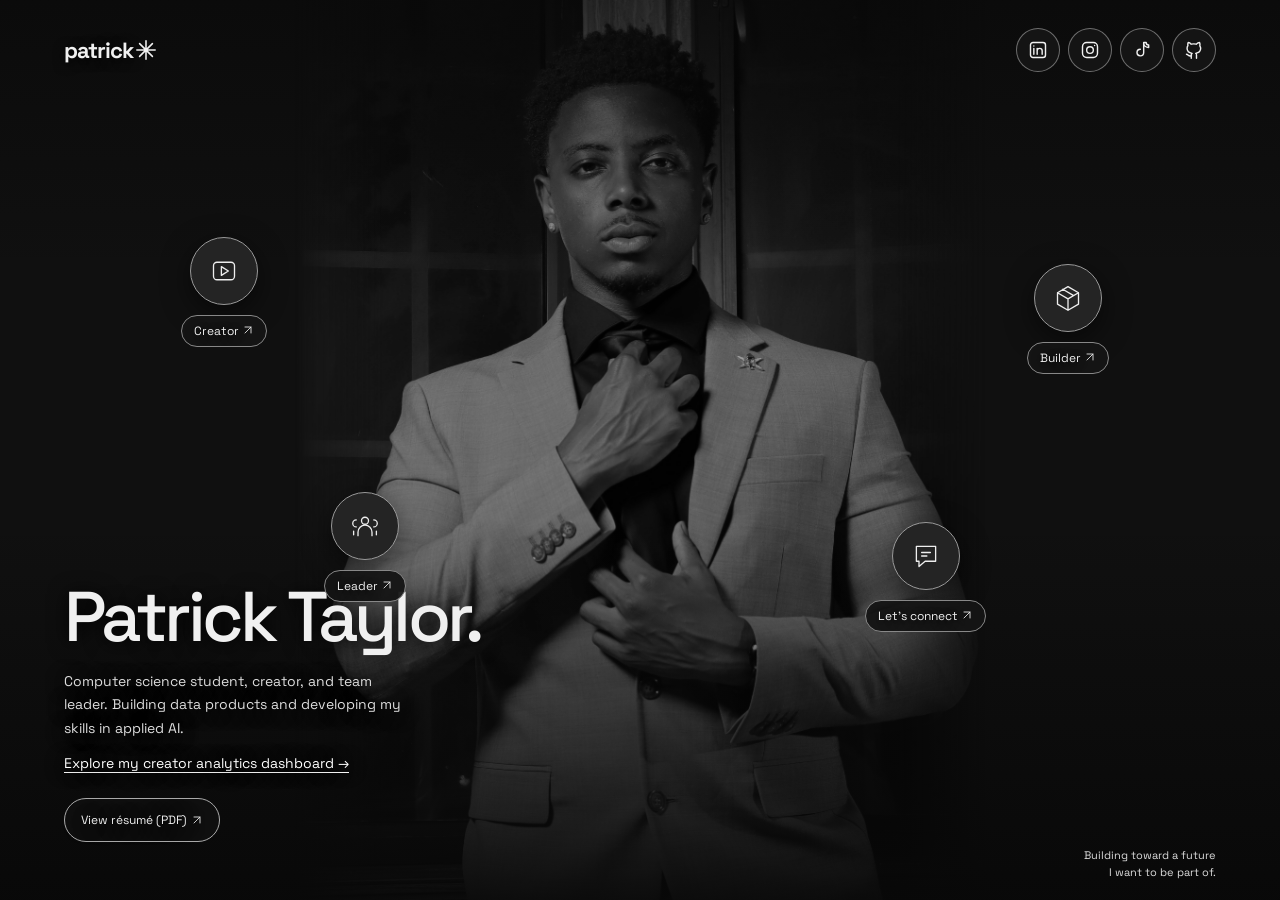
<file: index.html>
<!doctype html>
<html lang="en">
<head>
<meta charset="utf-8">
<meta name="viewport" content="width=device-width,initial-scale=1">
<meta name="theme-color" content="#111313">
<title>Patrick Taylor — Creator, Builder &amp; Leader</title>
<meta name="description" content="Patrick Taylor, Indiana University computer science student graduating in May 2027. Explore data products, applied machine learning, creative work, and leadership.">
<link rel="stylesheet" href="landing.css?v=20260930-restored">
<link rel="stylesheet" href="icons.css?v=1"></head>
<body>
<a class="skip" href="#intro">Skip to introduction</a>
<main>
<section class="hero" aria-labelledby="name">
<div class="portrait"><img src="patrick-portrait.jpeg" alt="Patrick Taylor wearing a gray suit and adjusting his tie" width="2921" height="4381" fetchpriority="high"></div>
<header><a class="brand" href="#intro" aria-label="Patrick Taylor home">patrick<svg class="brand-mark" width="16" height="16" viewBox="0 0 24 24" fill="none" stroke="currentColor" stroke-width="1.7" stroke-linecap="round" stroke-linejoin="round" aria-hidden="true" focusable="false"><path d="M12 2v20M2 12h20M5 5l14 14M5 19 19 5"/></svg></a><nav class="socials" aria-label="Social media"><a href="https://linkedin.com/in/patricktaylor-connect" aria-label="LinkedIn" title="LinkedIn" target="_blank" rel="noopener noreferrer"><svg viewBox="0 0 24 24" aria-hidden="true"><rect x="3" y="3" width="18" height="18" rx="3"/><path d="M7 10v7M7 7v.1M11 17v-7m0 3c0-4 6-4 6 0v4"/></svg></a><a href="https://www.instagram.com/pats_memoir/" aria-label="Instagram" title="Instagram" target="_blank" rel="noopener noreferrer"><svg viewBox="0 0 24 24" aria-hidden="true"><rect x="3" y="3" width="18" height="18" rx="5"/><circle cx="12" cy="12" r="4"/><path d="M17.5 6.5h.01"/></svg></a><a href="https://www.tiktok.com/@patsmemoir" aria-label="TikTok" title="TikTok" target="_blank" rel="noopener noreferrer"><svg viewBox="0 0 24 24" aria-hidden="true"><path d="M14 3v12a4 4 0 1 1-4-4M14 3c0 4 3 6 6 6V6c-2 0-3-1-3-3z"/></svg></a><a href="https://github.com/builtbyPat05" aria-label="GitHub" title="GitHub" target="_blank" rel="noopener noreferrer"><svg viewBox="0 0 24 24" aria-hidden="true"><path d="M9 19c-4 1-4-2-6-2m12 5v-4c0-1-.3-2-1-2 4-.5 6-2 6-6 0-1-.4-2-1-3 .2-1 .2-3-.3-4 0 0-2 0-4 2a15 15 0 0 0-6 0C7 3 5 3 5 3c-.5 1-.5 3-.3 4-1 1-1 2-1 3 0 4 2 5.5 6 6-.7.5-1 1-1 2v4"/></svg></a></nav></header>
<div class="intro" id="intro" tabindex="-1"><div class="eyebrow">Curiosity, with a purpose</div><h1 id="name">Patrick<span>Taylor.</span></h1><p>Computer science student, creator, and team leader. Building data products and developing my skills in applied AI.</p><a class="featured-project" href="builder.html#creator-dashboard">Explore my creator analytics dashboard →</a><a class="resume-link" href="Patrick-Taylor-Resume.pdf" target="_blank" rel="noopener">View résumé (PDF) <svg class="inline-icon" width="16" height="16" viewBox="0 0 24 24" fill="none" stroke="currentColor" stroke-width="1.7" stroke-linecap="round" stroke-linejoin="round" aria-hidden="true" focusable="false"><path d="M6 18 18 6M6 6h12v12"/></svg></a></div>
<nav class="orbit" aria-label="Explore my work by interest"><a class="chip creator" href="creator.html"><i aria-hidden="true"><svg viewBox="0 0 32 32"><rect x="4" y="6" width="24" height="20" rx="4"/><path d="m13 11 8 5-8 5z"/></svg></i><span>Creator <svg class="inline-icon" width="16" height="16" viewBox="0 0 24 24" fill="none" stroke="currentColor" stroke-width="1.7" stroke-linecap="round" stroke-linejoin="round" aria-hidden="true" focusable="false"><path d="M6 18 18 6M6 6h12v12"/></svg></span></a><a class="chip builder" href="builder.html"><i aria-hidden="true"><svg viewBox="0 0 32 32"><path d="m16 3 12 7v13l-12 7-12-7V10zM4 10l12 7 12-7M16 17v13M10 6l12 7"/></svg></i><span>Builder <svg class="inline-icon" width="16" height="16" viewBox="0 0 24 24" fill="none" stroke="currentColor" stroke-width="1.7" stroke-linecap="round" stroke-linejoin="round" aria-hidden="true" focusable="false"><path d="M6 18 18 6M6 6h12v12"/></svg></span></a><a class="chip leader" href="leader.html"><i aria-hidden="true"><svg viewBox="0 0 32 32"><circle cx="16" cy="10" r="4"/><path d="M8 27v-4a8 8 0 0 1 16 0v4M6 9a4 4 0 0 0 0 8M26 9a4 4 0 0 1 0 8M3 26v-4M29 26v-4"/></svg></i><span>Leader <svg class="inline-icon" width="16" height="16" viewBox="0 0 24 24" fill="none" stroke="currentColor" stroke-width="1.7" stroke-linecap="round" stroke-linejoin="round" aria-hidden="true" focusable="false"><path d="M6 18 18 6M6 6h12v12"/></svg></span></a><a class="chip connect" href="connect.html"><i aria-hidden="true"><svg viewBox="0 0 32 32"><path d="M5 5h22v17H15l-7 6v-6H5zM11 12h10M11 16h6"/></svg></i><span>Let’s connect <svg class="inline-icon" width="16" height="16" viewBox="0 0 24 24" fill="none" stroke="currentColor" stroke-width="1.7" stroke-linecap="round" stroke-linejoin="round" aria-hidden="true" focusable="false"><path d="M6 18 18 6M6 6h12v12"/></svg></span></a></nav>
<div class="bottom"><div class="caption">A human behind the ideas.<br><span>AI · Creativity · Leadership</span></div><div class="note">Building toward a future<br>I want to be part of.</div></div>
</section>
</main>

</body>
</html>
</file>
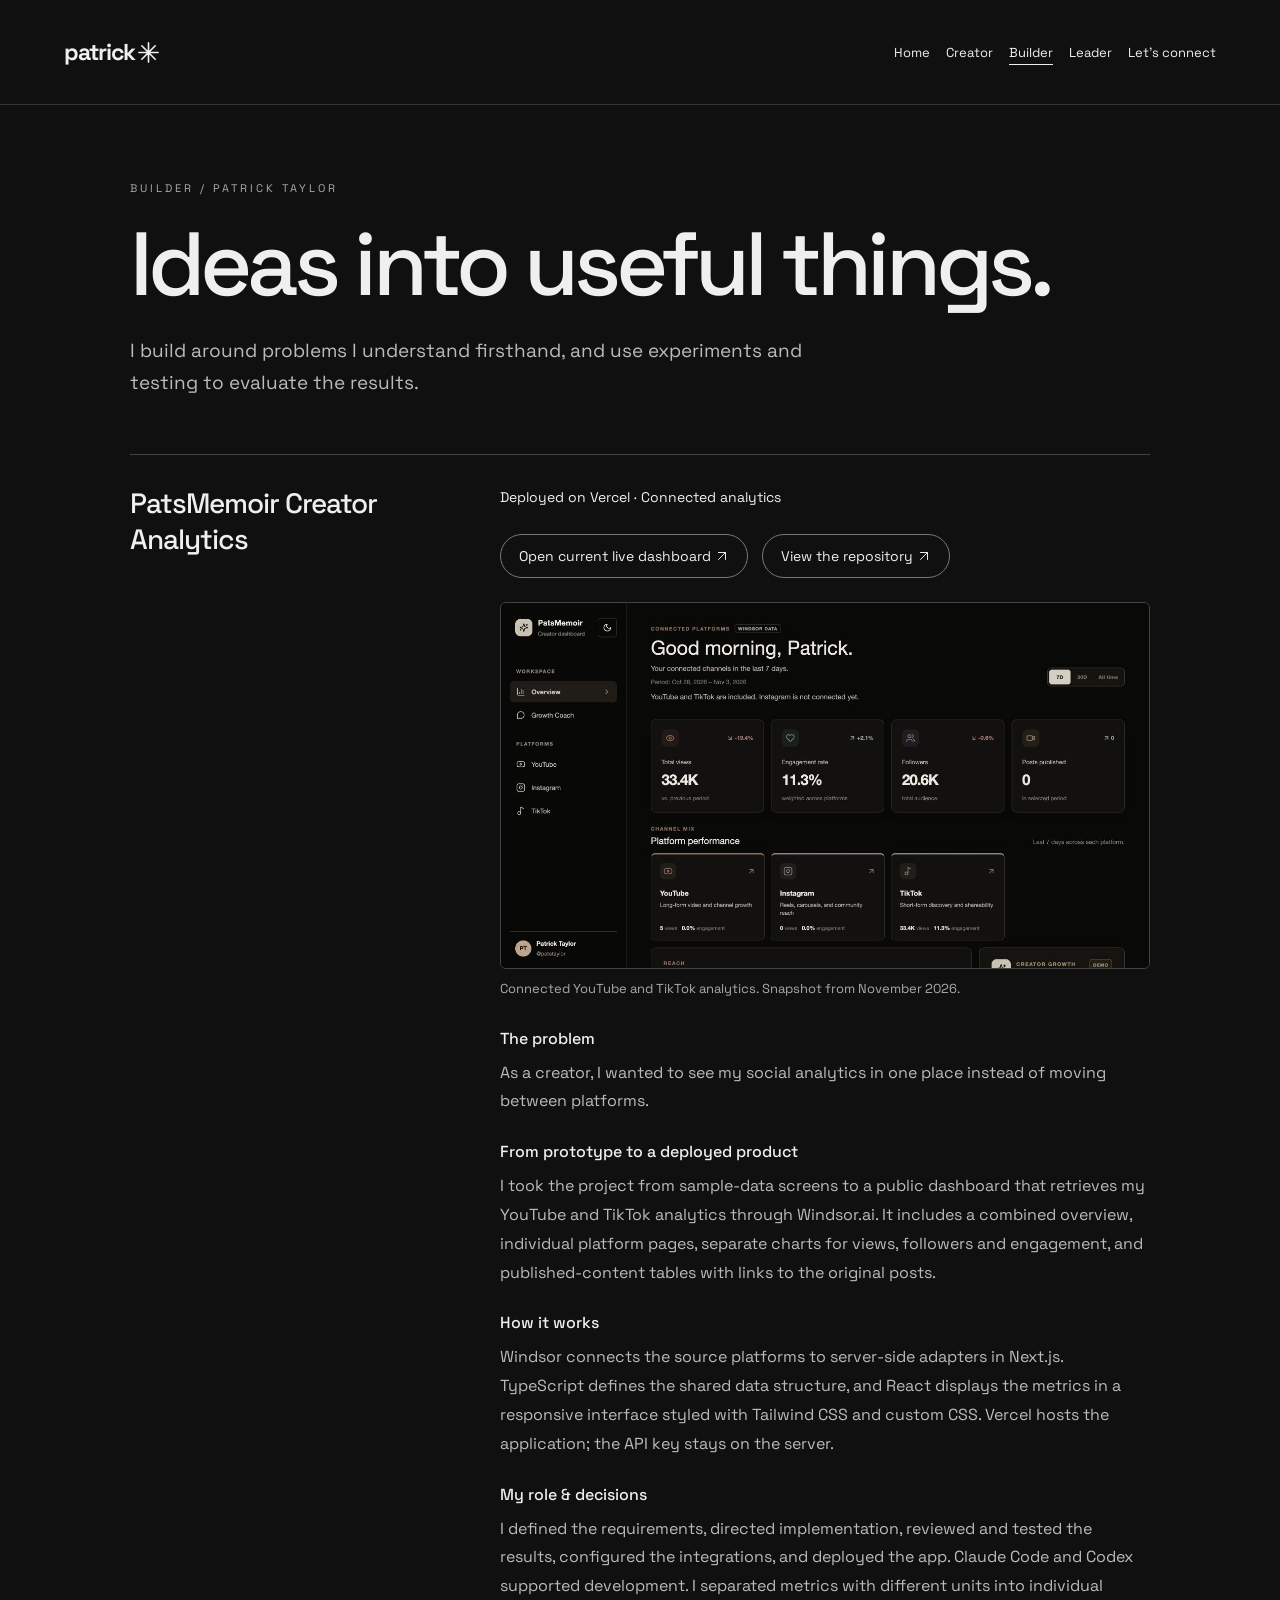
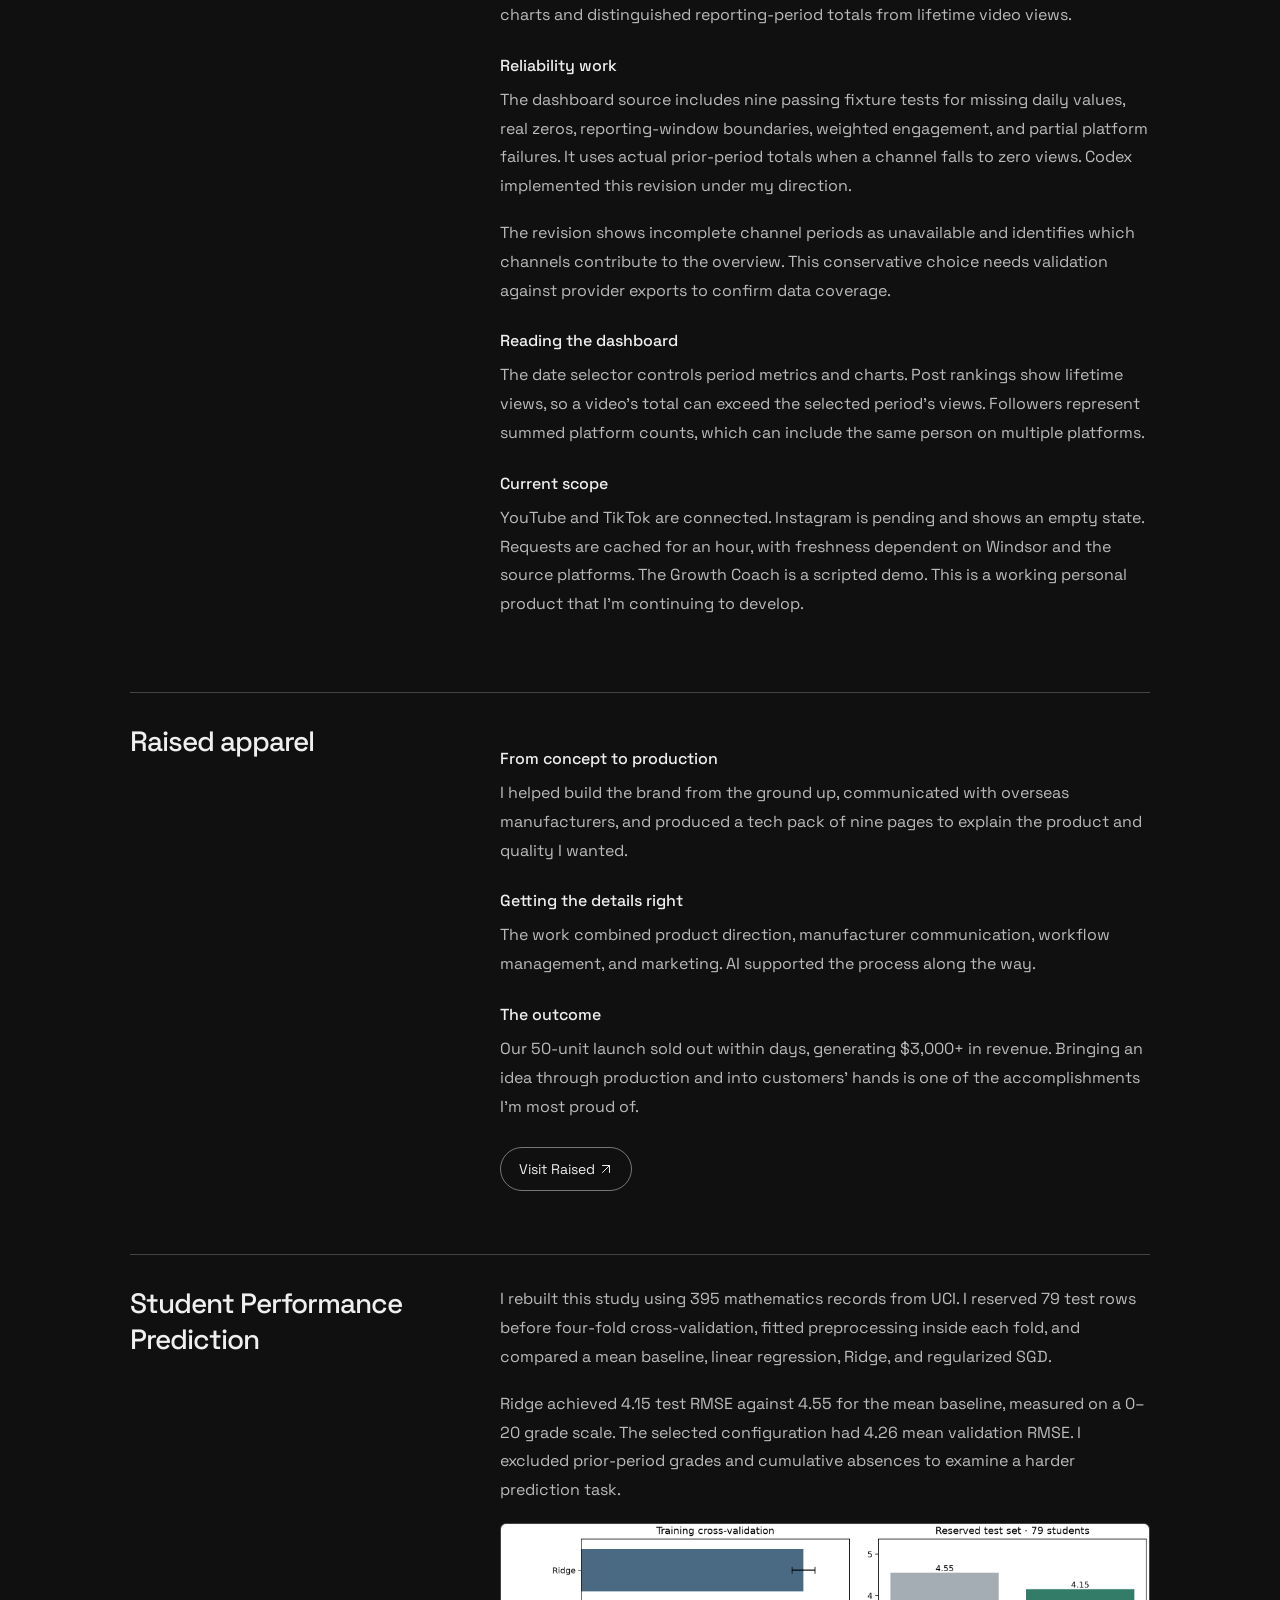
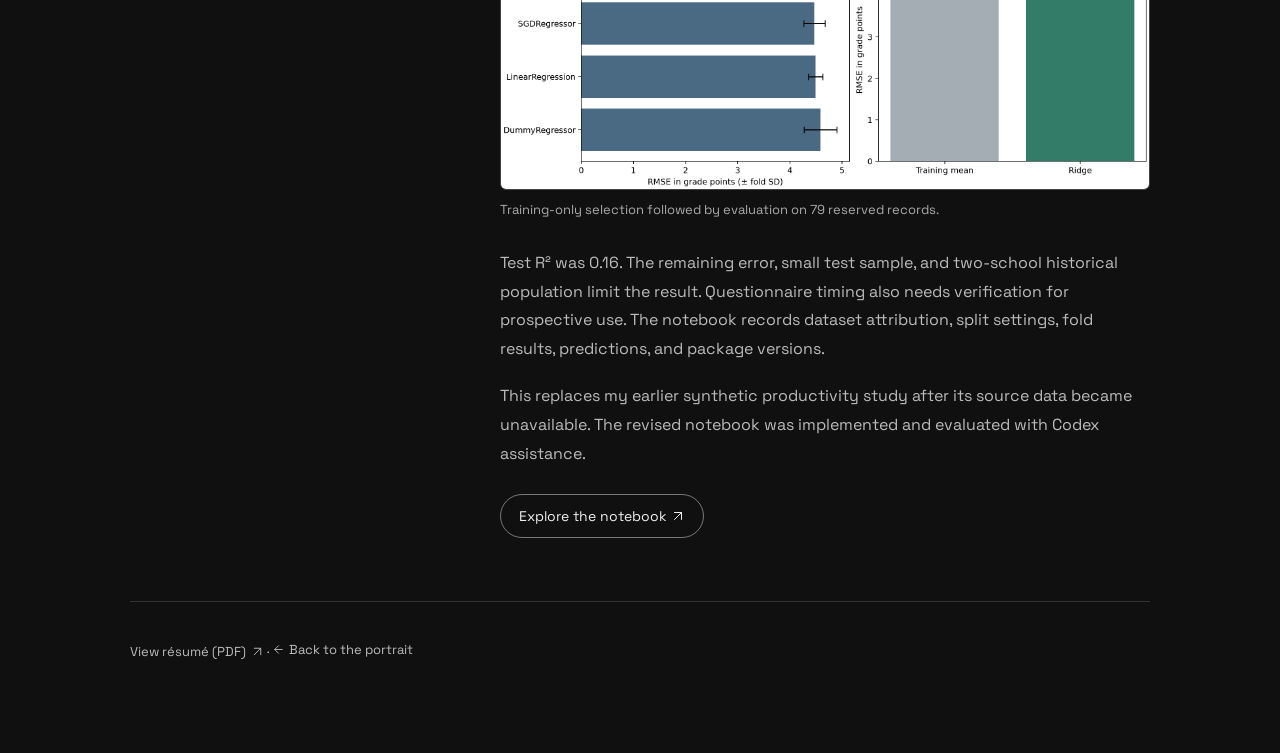
<file: builder.html>
<!doctype html>
<html lang="en">
<head>
<meta charset="utf-8">
<meta name="viewport" content="width=device-width,initial-scale=1">
<title>Builder — Patrick Taylor</title>
<meta name="description" content="Explore Patrick Taylor’s AI-assisted projects, creator analytics dashboard, machine learning studies, and Raised apparel.">
<meta name="theme-color" content="#101010">
<link rel="stylesheet" href="detail.css?v=20260930-space">
<link rel="stylesheet" href="icons.css?v=1">
<link rel="stylesheet" href="project.css?v=20261103">
</head>
<body>
<a class="skip" href="#main">Skip to content</a>
<header>
<a class="brand" href="./">patrick<svg class="brand-mark" width="16" height="16" viewBox="0 0 24 24" fill="none" stroke="currentColor" stroke-width="1.7" stroke-linecap="round" stroke-linejoin="round" aria-hidden="true" focusable="false">
<path d="M12 2v20M2 12h20M5 5l14 14M5 19 19 5"/>
</svg>
</a>
<nav aria-label="Portfolio">
<a href="./">Home</a>
<a href="creator.html">Creator</a>
<a href="builder.html" aria-current="page">Builder</a>
<a href="leader.html">Leader</a>
<a href="connect.html">Let’s connect</a>
</nav>
</header>
<main id="main" tabindex="-1">
<p class="kicker">Builder / Patrick Taylor</p>
<h1>Ideas into useful things.</h1>
<p class="lede">I build around problems I understand firsthand, and use experiments and testing to evaluate the results.</p>
<section class="case" id="creator-dashboard">
<h2>PatsMemoir Creator Analytics</h2>
<div>
<p class="project-status">Deployed on Vercel · Connected analytics</p>
<a href="https://creator-dashboard-roan.vercel.app/" target="_blank" rel="noopener noreferrer">Open current live dashboard <svg class="inline-icon" width="16" height="16" viewBox="0 0 24 24" fill="none" stroke="currentColor" stroke-width="1.7" stroke-linecap="round" stroke-linejoin="round" aria-hidden="true" focusable="false">
<path d="M6 18 18 6M6 6h12v12"/>
</svg>
</a>
<a href="https://github.com/builtbyPat05/patsmemoir-creator-analytics">View the repository <svg class="inline-icon" width="16" height="16" viewBox="0 0 24 24" fill="none" stroke="currentColor" stroke-width="1.7" stroke-linecap="round" stroke-linejoin="round" aria-hidden="true" focusable="false">
<path d="M6 18 18 6M6 6h12v12"/>
</svg>
</a>
<figure class="project-preview">
<img src="assets/creator-dashboard.png" width="1280" height="720" alt="PatsMemoir dashboard with YouTube and TikTok metrics, reporting controls, and platform summaries." loading="lazy">
<figcaption>Connected YouTube and TikTok analytics. Snapshot from November 2026.</figcaption>
</figure>
<h3>The problem</h3>
<p>As a creator, I wanted to see my social analytics in one place instead of moving between platforms.</p>
<h3>From prototype to a deployed product</h3>
<p>I took the project from sample-data screens to a public dashboard that retrieves my YouTube and TikTok analytics through Windsor.ai. It includes a combined overview, individual platform pages, separate charts for views, followers and engagement, and published-content tables with links to the original posts.</p>
<h3>How it works</h3>
<p>Windsor connects the source platforms to server-side adapters in Next.js. TypeScript defines the shared data structure, and React displays the metrics in a responsive interface styled with Tailwind CSS and custom CSS. Vercel hosts the application; the API key stays on the server.</p>
<h3>My role &amp; decisions</h3>
<p>I defined the requirements, directed implementation, reviewed and tested the results, configured the integrations, and deployed the app. Claude Code and Codex supported development. I separated metrics with different units into individual charts and distinguished reporting-period totals from lifetime video views.</p>
<h3>Reliability work</h3>
<p>The dashboard source includes nine passing fixture tests for missing daily values, real zeros, reporting-window boundaries, weighted engagement, and partial platform failures. It uses actual prior-period totals when a channel falls to zero views. Codex implemented this revision under my direction.</p>
<p>The revision shows incomplete channel periods as unavailable and identifies which channels contribute to the overview. This conservative choice needs validation against provider exports to confirm data coverage. </p>
<h3>Reading the dashboard</h3>
<p>The date selector controls period metrics and charts. Post rankings show lifetime views, so a video's total can exceed the selected period's views. Followers represent summed platform counts, which can include the same person on multiple platforms.</p>
<h3>Current scope</h3>
<p>YouTube and TikTok are connected. Instagram is pending and shows an empty state. Requests are cached for an hour, with freshness dependent on Windsor and the source platforms. The Growth Coach is a scripted demo. This is a working personal product that I’m continuing to develop.</p>
</div>
</section>
<section class="case" id="raised">
<h2>Raised apparel</h2>
<div>
<h3>From concept to production</h3>
<p>I helped build the brand from the ground up, communicated with overseas manufacturers, and produced a tech pack of nine pages to explain the product and quality I wanted.</p>
<h3>Getting the details right</h3>
<p>The work combined product direction, manufacturer communication, workflow management, and marketing. AI supported the process along the way.</p>
<h3>The outcome</h3>
<p>Our 50-unit launch sold out within days, generating $3,000+ in revenue. Bringing an idea through production and into customers’ hands is one of the accomplishments I’m most proud of.</p>
<a href="https://raisedofficial.co/">Visit Raised <svg class="inline-icon" width="16" height="16" viewBox="0 0 24 24" fill="none" stroke="currentColor" stroke-width="1.7" stroke-linecap="round" stroke-linejoin="round" aria-hidden="true" focusable="false">
<path d="M6 18 18 6M6 6h12v12"/>
</svg>
</a>
</div>
</section>
<section class="case">
<h2>Student Performance Prediction</h2>
<div>
<p>I rebuilt this study using 395 mathematics records from UCI. I reserved 79 test rows before four-fold cross-validation, fitted preprocessing inside each fold, and compared a mean baseline, linear regression, Ridge, and regularized SGD.</p>
<p>Ridge achieved 4.15 test RMSE against 4.55 for the mean baseline, measured on a 0–20 grade scale. The selected configuration had 4.26 mean validation RMSE. I excluded prior-period grades and cumulative absences to examine a harder prediction task.</p>
<figure class="project-preview"><img src="assets/model-comparison.png" width="1980" height="810" alt="Model comparison. Ridge test RMSE 4.15 grade points and mean baseline 4.55." loading="lazy"><figcaption>Training-only selection followed by evaluation on 79 reserved records.</figcaption></figure>
<p>Test R² was 0.16. The remaining error, small test sample, and two-school historical population limit the result. Questionnaire timing also needs verification for prospective use. The notebook records dataset attribution, split settings, fold results, predictions, and package versions.</p>
<p>This replaces my earlier synthetic productivity study after its source data became unavailable. The revised notebook was implemented and evaluated with Codex assistance.</p>
<a href="https://github.com/builtbyPat05/student-productivity-prediction">Explore the notebook <svg class="inline-icon" width="16" height="16" viewBox="0 0 24 24" fill="none" stroke="currentColor" stroke-width="1.7" stroke-linecap="round" stroke-linejoin="round" aria-hidden="true" focusable="false">
<path d="M6 18 18 6M6 6h12v12"/>
</svg>
</a>
</div>
</section>

<footer>
<a href="Patrick-Taylor-Resume.pdf" target="_blank" rel="noopener">View résumé (PDF) <svg class="inline-icon" width="16" height="16" viewBox="0 0 24 24" fill="none" stroke="currentColor" stroke-width="1.7" stroke-linecap="round" stroke-linejoin="round" aria-hidden="true" focusable="false">
<path d="M6 18 18 6M6 6h12v12"/>
</svg>
</a> · <a href="./">
<svg class="inline-icon" width="16" height="16" viewBox="0 0 24 24" fill="none" stroke="currentColor" stroke-width="1.7" stroke-linecap="round" stroke-linejoin="round" aria-hidden="true" focusable="false">
<path d="M19 12H5m7-7-7 7 7 7"/>
</svg> Back to the portrait</a>
</footer>
</main>
</body>
</html>
</file>
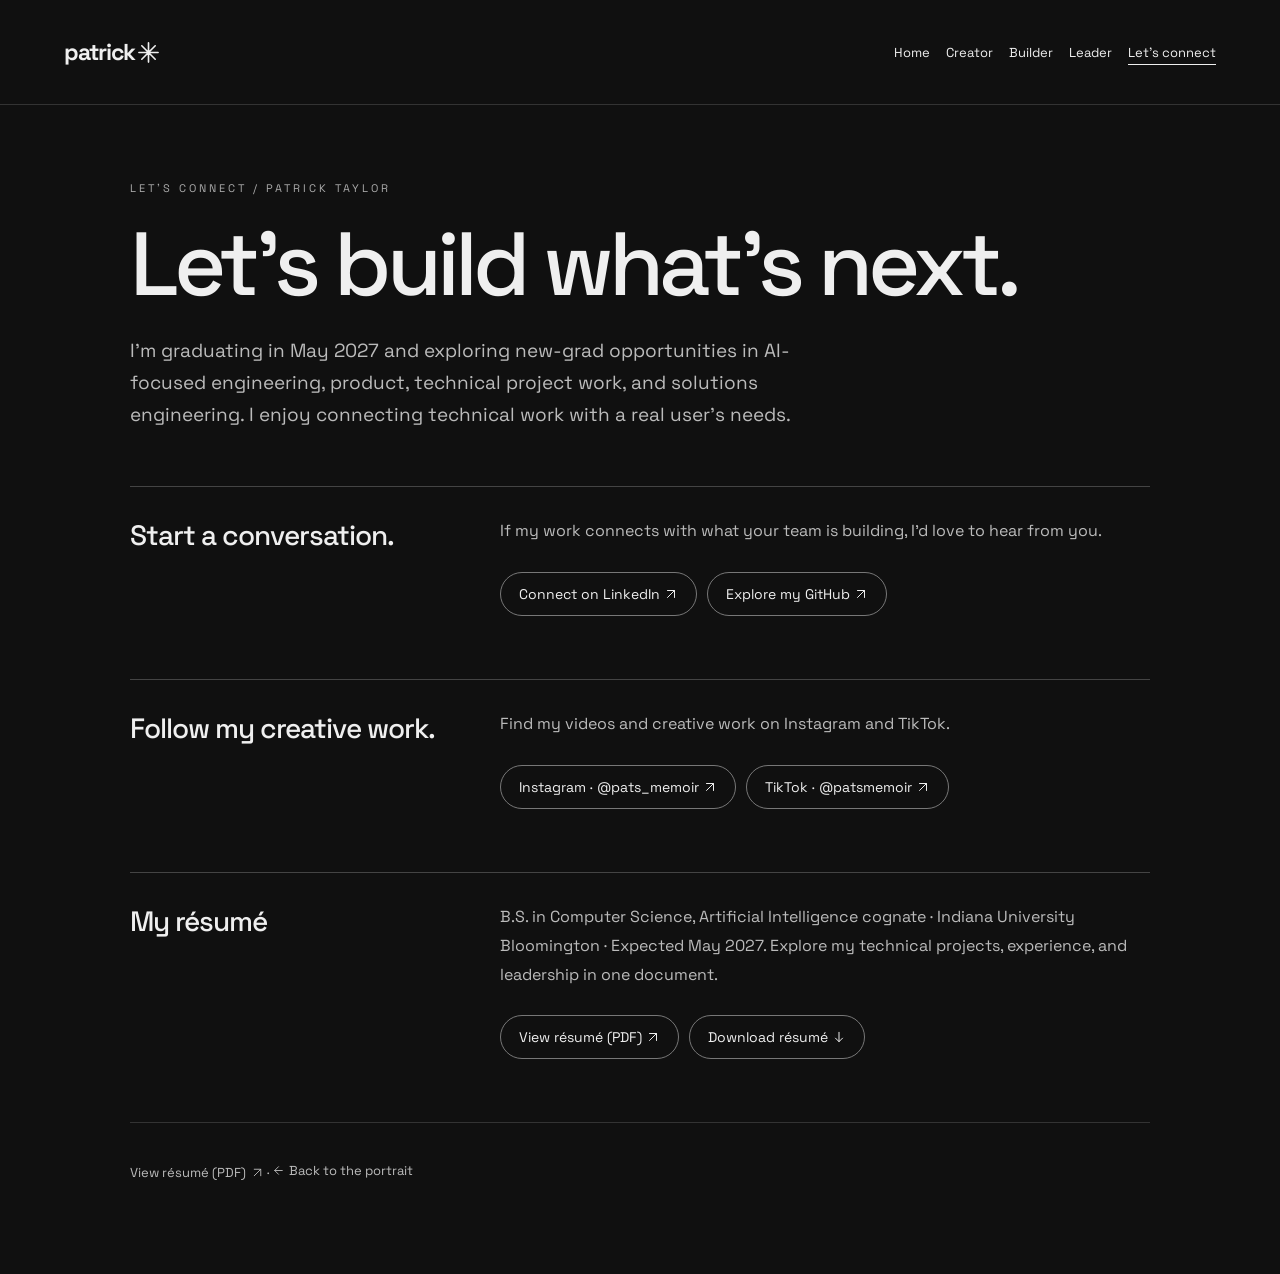
<file: connect.html>
<!doctype html><html lang="en"><head><meta charset="utf-8"><meta name="viewport" content="width=device-width,initial-scale=1"><title>Let’s connect — Patrick Taylor</title><meta name="description" content="Connect with Patrick Taylor about applied AI, generative AI, and project-oriented opportunities. View or download his résumé."><meta name="theme-color" content="#101010"><link rel="stylesheet" href="detail.css?v=20260930-space"><link rel="stylesheet" href="icons.css?v=1"></head><body><a class="skip" href="#main">Skip to content</a><header><a class="brand" href="./">patrick<svg class="brand-mark" width="16" height="16" viewBox="0 0 24 24" fill="none" stroke="currentColor" stroke-width="1.7" stroke-linecap="round" stroke-linejoin="round" aria-hidden="true" focusable="false"><path d="M12 2v20M2 12h20M5 5l14 14M5 19 19 5"/></svg></a><nav aria-label="Portfolio"><a href="./">Home</a><a href="creator.html">Creator</a><a href="builder.html">Builder</a><a href="leader.html">Leader</a><a href="connect.html" aria-current="page">Let’s connect</a></nav></header><main id="main" tabindex="-1"><p class="kicker">Let’s connect / Patrick Taylor</p><h1>Let’s build what’s next.</h1><p class="lede">I’m graduating in May 2027 and exploring new-grad opportunities in AI-focused engineering, product, technical project work, and solutions engineering. I enjoy connecting technical work with a real user’s needs.</p><section class="case"><h2>Start a conversation.</h2><div><p>If my work connects with what your team is building, I’d love to hear from you.</p><a href="https://linkedin.com/in/patricktaylor-connect">Connect on LinkedIn <svg class="inline-icon" width="16" height="16" viewBox="0 0 24 24" fill="none" stroke="currentColor" stroke-width="1.7" stroke-linecap="round" stroke-linejoin="round" aria-hidden="true" focusable="false"><path d="M6 18 18 6M6 6h12v12"/></svg></a><a href="https://github.com/builtbyPat05">Explore my GitHub <svg class="inline-icon" width="16" height="16" viewBox="0 0 24 24" fill="none" stroke="currentColor" stroke-width="1.7" stroke-linecap="round" stroke-linejoin="round" aria-hidden="true" focusable="false"><path d="M6 18 18 6M6 6h12v12"/></svg></a></div></section><section class="case"><h2>Follow my creative work.</h2><div><p>Find my videos and creative work on Instagram and TikTok.</p><a href="https://www.instagram.com/pats_memoir/">Instagram · @pats_memoir <svg class="inline-icon" width="16" height="16" viewBox="0 0 24 24" fill="none" stroke="currentColor" stroke-width="1.7" stroke-linecap="round" stroke-linejoin="round" aria-hidden="true" focusable="false"><path d="M6 18 18 6M6 6h12v12"/></svg></a><a href="https://www.tiktok.com/@patsmemoir">TikTok · @patsmemoir <svg class="inline-icon" width="16" height="16" viewBox="0 0 24 24" fill="none" stroke="currentColor" stroke-width="1.7" stroke-linecap="round" stroke-linejoin="round" aria-hidden="true" focusable="false"><path d="M6 18 18 6M6 6h12v12"/></svg></a></div></section><section class="case"><h2>My résumé</h2><div><p>B.S. in Computer Science, Artificial Intelligence cognate · Indiana University Bloomington · Expected May 2027. Explore my technical projects, experience, and leadership in one document.</p><a href="Patrick-Taylor-Resume.pdf" target="_blank" rel="noopener">View résumé (PDF) <svg class="inline-icon" width="16" height="16" viewBox="0 0 24 24" fill="none" stroke="currentColor" stroke-width="1.7" stroke-linecap="round" stroke-linejoin="round" aria-hidden="true" focusable="false"><path d="M6 18 18 6M6 6h12v12"/></svg></a><a href="Patrick-Taylor-Resume.pdf" download>Download résumé <svg class="inline-icon" width="16" height="16" viewBox="0 0 24 24" fill="none" stroke="currentColor" stroke-width="1.7" stroke-linecap="round" stroke-linejoin="round" aria-hidden="true" focusable="false"><path d="M12 4v16m-6-6 6 6 6-6"/></svg></a></div></section><footer><a href="Patrick-Taylor-Resume.pdf" target="_blank" rel="noopener">View résumé (PDF) <svg class="inline-icon" width="16" height="16" viewBox="0 0 24 24" fill="none" stroke="currentColor" stroke-width="1.7" stroke-linecap="round" stroke-linejoin="round" aria-hidden="true" focusable="false"><path d="M6 18 18 6M6 6h12v12"/></svg></a> · <a href="./"><svg class="inline-icon" width="16" height="16" viewBox="0 0 24 24" fill="none" stroke="currentColor" stroke-width="1.7" stroke-linecap="round" stroke-linejoin="round" aria-hidden="true" focusable="false"><path d="M19 12H5m7-7-7 7 7 7"/></svg> Back to the portrait</a></footer></main></body></html>
</file>
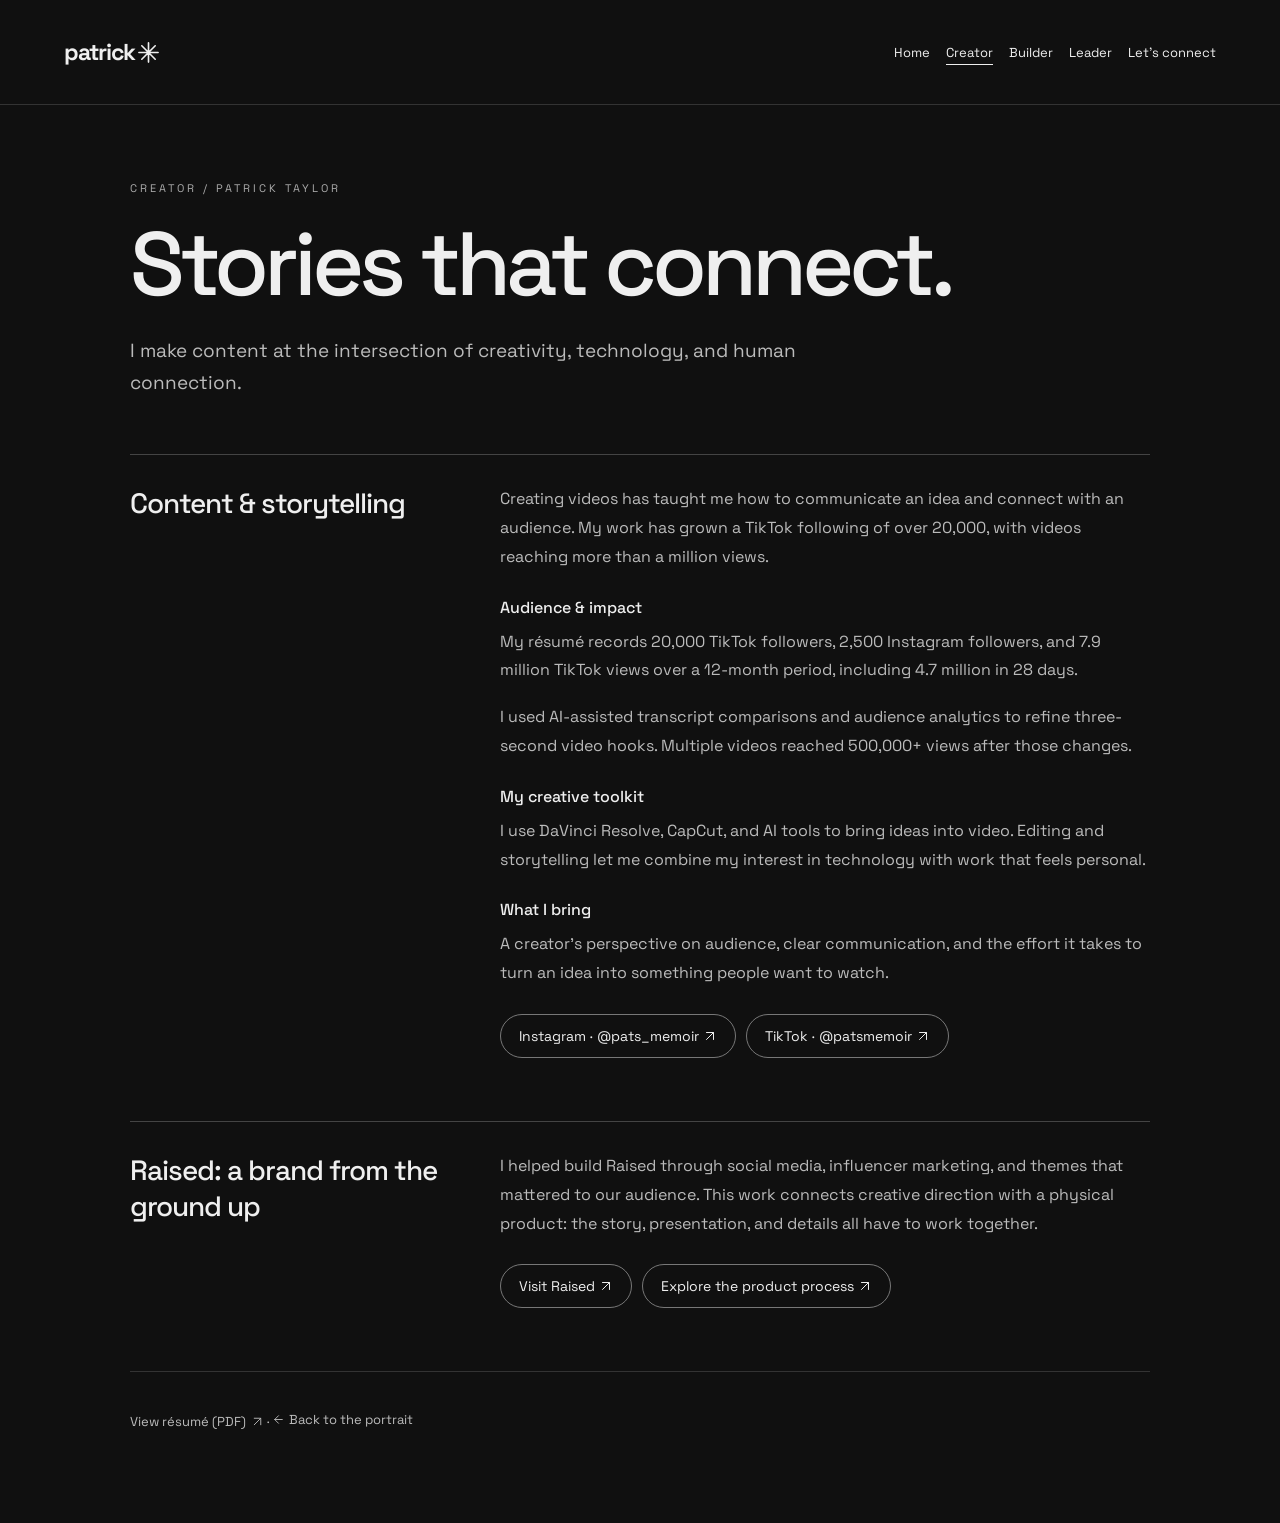
<file: creator.html>
<!doctype html><html lang="en"><head><meta charset="utf-8"><meta name="viewport" content="width=device-width,initial-scale=1"><title>Creator — Patrick Taylor</title><meta name="description" content="Patrick Taylor’s creative work: content creation, audience growth, video editing, and Raised apparel."><meta name="theme-color" content="#101010"><link rel="stylesheet" href="detail.css?v=20260930-space"><link rel="stylesheet" href="icons.css?v=1"></head><body><a class="skip" href="#main">Skip to content</a><header><a class="brand" href="./">patrick<svg class="brand-mark" width="16" height="16" viewBox="0 0 24 24" fill="none" stroke="currentColor" stroke-width="1.7" stroke-linecap="round" stroke-linejoin="round" aria-hidden="true" focusable="false"><path d="M12 2v20M2 12h20M5 5l14 14M5 19 19 5"/></svg></a><nav aria-label="Portfolio"><a href="./">Home</a><a href="creator.html" aria-current="page">Creator</a><a href="builder.html">Builder</a><a href="leader.html">Leader</a><a href="connect.html">Let’s connect</a></nav></header><main id="main" tabindex="-1"><p class="kicker">Creator / Patrick Taylor</p><h1>Stories that connect.</h1><p class="lede">I make content at the intersection of creativity, technology, and human connection.</p><section class="case"><h2>Content & storytelling</h2><div><p>Creating videos has taught me how to communicate an idea and connect with an audience. My work has grown a TikTok following of over 20,000, with videos reaching more than a million views.</p><h3>Audience & impact</h3><p>My résumé records 20,000 TikTok followers, 2,500 Instagram followers, and 7.9 million TikTok views over a 12-month period, including 4.7 million in 28 days.</p><p>I used AI-assisted transcript comparisons and audience analytics to refine three-second video hooks. Multiple videos reached 500,000+ views after those changes.</p><h3>My creative toolkit</h3><p>I use DaVinci Resolve, CapCut, and AI tools to bring ideas into video. Editing and storytelling let me combine my interest in technology with work that feels personal.</p><h3>What I bring</h3><p>A creator’s perspective on audience, clear communication, and the effort it takes to turn an idea into something people want to watch.</p><a href="https://www.instagram.com/pats_memoir/">Instagram · @pats_memoir <svg class="inline-icon" width="16" height="16" viewBox="0 0 24 24" fill="none" stroke="currentColor" stroke-width="1.7" stroke-linecap="round" stroke-linejoin="round" aria-hidden="true" focusable="false"><path d="M6 18 18 6M6 6h12v12"/></svg></a><a href="https://www.tiktok.com/@patsmemoir">TikTok · @patsmemoir <svg class="inline-icon" width="16" height="16" viewBox="0 0 24 24" fill="none" stroke="currentColor" stroke-width="1.7" stroke-linecap="round" stroke-linejoin="round" aria-hidden="true" focusable="false"><path d="M6 18 18 6M6 6h12v12"/></svg></a></div></section><section class="case"><h2>Raised: a brand from the ground up</h2><div><p>I helped build Raised through social media, influencer marketing, and themes that mattered to our audience. This work connects creative direction with a physical product: the story, presentation, and details all have to work together.</p><a href="https://raisedofficial.co/">Visit Raised <svg class="inline-icon" width="16" height="16" viewBox="0 0 24 24" fill="none" stroke="currentColor" stroke-width="1.7" stroke-linecap="round" stroke-linejoin="round" aria-hidden="true" focusable="false"><path d="M6 18 18 6M6 6h12v12"/></svg></a><a href="builder.html#raised">Explore the product process <svg class="inline-icon" width="16" height="16" viewBox="0 0 24 24" fill="none" stroke="currentColor" stroke-width="1.7" stroke-linecap="round" stroke-linejoin="round" aria-hidden="true" focusable="false"><path d="M6 18 18 6M6 6h12v12"/></svg></a></div></section><footer><a href="Patrick-Taylor-Resume.pdf" target="_blank" rel="noopener">View résumé (PDF) <svg class="inline-icon" width="16" height="16" viewBox="0 0 24 24" fill="none" stroke="currentColor" stroke-width="1.7" stroke-linecap="round" stroke-linejoin="round" aria-hidden="true" focusable="false"><path d="M6 18 18 6M6 6h12v12"/></svg></a> · <a href="./"><svg class="inline-icon" width="16" height="16" viewBox="0 0 24 24" fill="none" stroke="currentColor" stroke-width="1.7" stroke-linecap="round" stroke-linejoin="round" aria-hidden="true" focusable="false"><path d="M19 12H5m7-7-7 7 7 7"/></svg> Back to the portrait</a></footer></main></body></html>
</file>
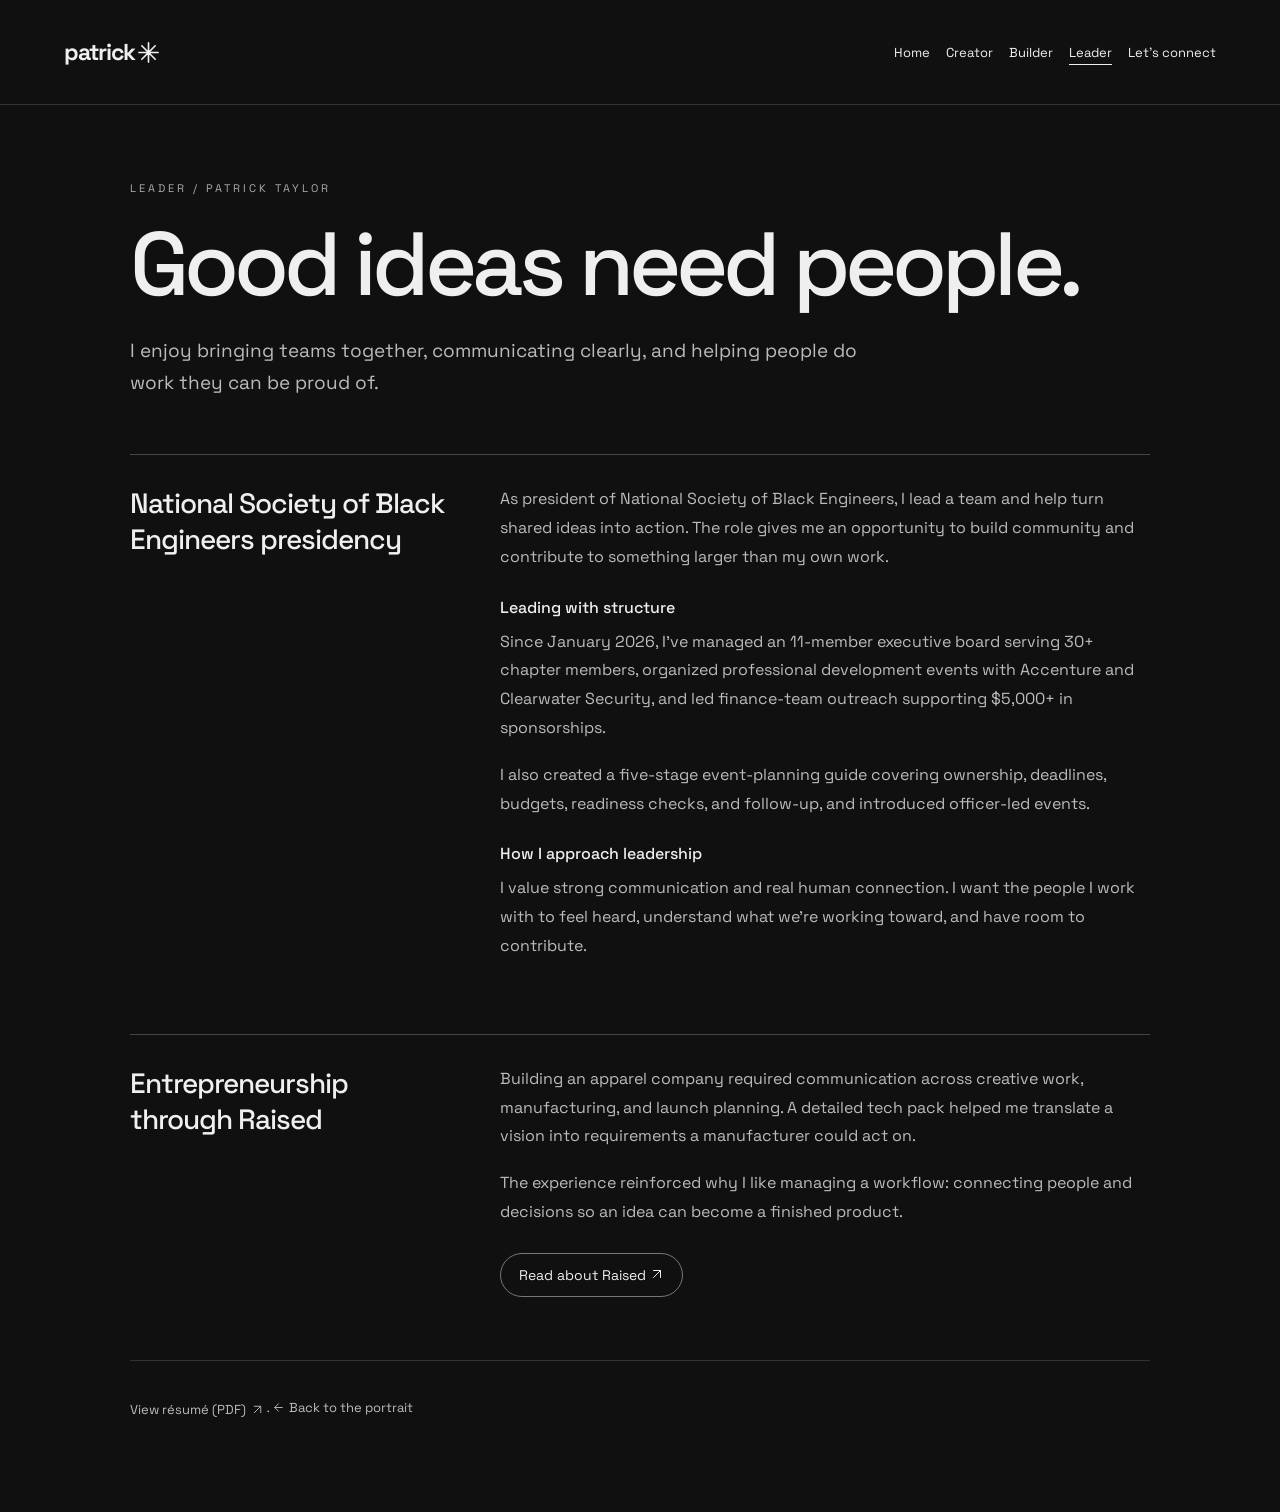
<file: leader.html>
<!doctype html><html lang="en"><head><meta charset="utf-8"><meta name="viewport" content="width=device-width,initial-scale=1"><title>Leader — Patrick Taylor</title><meta name="description" content="Patrick Taylor’s leadership through National Society of Black Engineers, team management, sponsorship outreach, and entrepreneurship."><meta name="theme-color" content="#101010"><link rel="stylesheet" href="detail.css?v=20260930-space"><link rel="stylesheet" href="icons.css?v=1"></head><body><a class="skip" href="#main">Skip to content</a><header><a class="brand" href="./">patrick<svg class="brand-mark" width="16" height="16" viewBox="0 0 24 24" fill="none" stroke="currentColor" stroke-width="1.7" stroke-linecap="round" stroke-linejoin="round" aria-hidden="true" focusable="false"><path d="M12 2v20M2 12h20M5 5l14 14M5 19 19 5"/></svg></a><nav aria-label="Portfolio"><a href="./">Home</a><a href="creator.html">Creator</a><a href="builder.html">Builder</a><a href="leader.html" aria-current="page">Leader</a><a href="connect.html">Let’s connect</a></nav></header><main id="main" tabindex="-1"><p class="kicker">Leader / Patrick Taylor</p><h1>Good ideas need people.</h1><p class="lede">I enjoy bringing teams together, communicating clearly, and helping people do work they can be proud of.</p><section class="case"><h2>National Society of Black Engineers presidency</h2><div><p>As president of National Society of Black Engineers, I lead a team and help turn shared ideas into action. The role gives me an opportunity to build community and contribute to something larger than my own work.</p><h3>Leading with structure</h3><p>Since January 2026, I’ve managed an 11-member executive board serving 30+ chapter members, organized professional development events with Accenture and Clearwater Security, and led finance-team outreach supporting $5,000+ in sponsorships.</p><p>I also created a five-stage event-planning guide covering ownership, deadlines, budgets, readiness checks, and follow-up, and introduced officer-led events.</p><h3>How I approach leadership</h3><p>I value strong communication and real human connection. I want the people I work with to feel heard, understand what we’re working toward, and have room to contribute.</p></div></section><section class="case"><h2>Entrepreneurship through Raised</h2><div><p>Building an apparel company required communication across creative work, manufacturing, and launch planning. A detailed tech pack helped me translate a vision into requirements a manufacturer could act on.</p><p>The experience reinforced why I like managing a workflow: connecting people and decisions so an idea can become a finished product.</p><a href="builder.html#raised">Read about Raised <svg class="inline-icon" width="16" height="16" viewBox="0 0 24 24" fill="none" stroke="currentColor" stroke-width="1.7" stroke-linecap="round" stroke-linejoin="round" aria-hidden="true" focusable="false"><path d="M6 18 18 6M6 6h12v12"/></svg></a></div></section><footer><a href="Patrick-Taylor-Resume.pdf" target="_blank" rel="noopener">View résumé (PDF) <svg class="inline-icon" width="16" height="16" viewBox="0 0 24 24" fill="none" stroke="currentColor" stroke-width="1.7" stroke-linecap="round" stroke-linejoin="round" aria-hidden="true" focusable="false"><path d="M6 18 18 6M6 6h12v12"/></svg></a> · <a href="./"><svg class="inline-icon" width="16" height="16" viewBox="0 0 24 24" fill="none" stroke="currentColor" stroke-width="1.7" stroke-linecap="round" stroke-linejoin="round" aria-hidden="true" focusable="false"><path d="M19 12H5m7-7-7 7 7 7"/></svg> Back to the portrait</a></footer></main></body></html>
</file>
<file: landing.css>
@import url("./transitions.css");
@import url("./typography.css");
:root{color-scheme:dark;--bg:#101010;--white:#f0f0f0;--muted:#ddd}
*{box-sizing:border-box}
body{margin:0;background:var(--bg);color:var(--white);font-family:'Space Grotesk',Arial,Helvetica,sans-serif}
a{color:inherit;text-decoration:none}
a:focus-visible{outline:2px solid #fff;outline-offset:5px}
.skip{position:fixed;top:-100px;left:16px;z-index:10;background:#101010;padding:15px}
.skip:focus{top:12px}
.hero{position:relative;isolation:isolate;min-height:760px;height:100svh;overflow:hidden}
.portrait{position:absolute;inset:0;z-index:-2}
.portrait img{width:100%;height:100%;object-fit:cover;object-position:50% 0;filter:grayscale(1) brightness(.65)}
.portrait:after{content:"";position:absolute;inset:0;background:linear-gradient(0deg,#080808f0,transparent 42%,transparent 70%,#080808a0)}
/* Frame the portrait by screen height on desktop instead of enlarging it to fill the width. */
@media(min-width:901px){
 .portrait{background:#101010}
 .portrait img{position:absolute;left:50%;transform:translateX(-50%);width:auto;max-width:none;height:115%;object-fit:contain;object-position:center top;mask-image:linear-gradient(to right,transparent,#000 13%,#000 87%,transparent);-webkit-mask-image:linear-gradient(to right,transparent,#000 13%,#000 87%,transparent)}
}
header{position:relative;z-index:3;display:flex;align-items:center;justify-content:space-between;gap:20px;padding:28px 5%;text-shadow:0 2px 12px #000}
.brand{font-size:22px;font-weight:700;letter-spacing:-1px;min-height:44px;display:flex;align-items:center}
.socials{display:flex;gap:8px}
.socials a{display:grid;place-items:center;width:44px;height:44px;border:1px solid #ffffff60;border-radius:50%;background:#171717d9;transition:box-shadow .2s,border-color .2s,background .2s}
.socials svg{width:20px;height:20px;fill:none;stroke:currentColor;stroke-width:1.7;stroke-linecap:round;stroke-linejoin:round}
.socials a:hover,.socials a:focus-visible{border-color:#fff;background:#333;box-shadow:0 0 12px #ffffff85,0 0 26px #ffffff40}
.intro{position:absolute;bottom:58px;left:5%;max-width:560px;text-shadow:0 2px 20px #000}
.eyebrow,.caption{display:none}
h1{font-size:clamp(42px,5.5vw,80px);font-weight:500;line-height:1.05;margin:0 0 15px;letter-spacing:-.055em}
h1 span:before{content:" "}
.intro p{font-size:14px;line-height:1.7;max-width:340px;margin:0;color:#ddd}
.resume-link{display:inline-flex;align-items:center;min-height:44px;margin-top:12px;padding:10px 16px;border:1px solid #aaa;border-radius:24px;font-size:12px;background:#111d}
.resume-link:hover{background:#333}
.orbit{position:absolute;inset:0;pointer-events:none}
.chip{position:absolute;pointer-events:auto;display:flex;flex-direction:column;align-items:center;gap:10px;padding:12px;min-width:116px;border-radius:26px;text-shadow:0 2px 8px #000;animation:orbit-drift 7s ease-in-out infinite;transition:background .2s}
.chip i{display:grid;place-items:center;background:#242424;border:1px solid #999;color:#eee;width:68px;height:68px;border-radius:50%;box-shadow:0 8px 28px #0008;transition:box-shadow .2s,border-color .2s,background .2s}
.chip svg{width:28px;height:28px;fill:none;stroke:currentColor;stroke-width:1.5;stroke-linecap:round;stroke-linejoin:round}
.chip span{background:#151515f0;border:1px solid #888;padding:7px 12px;border-radius:20px;font-size:12px;white-space:nowrap}
.creator{left:13%;top:25%}.builder{right:12%;top:28%;animation-delay:-2s}
.leader{left:24%;top:calc(100% - 420px);animation-delay:-4s}.connect{right:22%;top:calc(100% - 390px);animation-delay:-1s}
.chip:hover,.chip:focus-visible{animation-play-state:paused;background:#111111c9}
.chip:hover i,.chip:focus-visible i{border-color:#fff;background:#303030;box-shadow:0 0 18px #ffffffa0,0 0 42px #ffffff55}
.chip:hover span,.chip:focus-visible span{border-color:#fff}
.bottom{position:absolute;bottom:18px;right:5%;pointer-events:none}
.note{font-size:11px;line-height:1.6;color:#ddd;text-align:right}
@keyframes orbit-drift{0%,100%{transform:translate(0,0) rotate(-2deg)}50%{transform:translate(6px,-12px) rotate(2deg)}}
@media(min-width:1000px) and (max-height:820px){.hero{min-height:760px}.creator{top:20%;left:12%}.builder{top:22%;right:12%}.leader{left:27%;top:calc(100% - 405px)}.connect{right:24%;top:calc(100% - 385px)}}
@media(max-width:600px){.hero{min-height:820px}header{padding:20px 6%;gap:10px}.brand{font-size:20px}.socials{gap:2px}.socials a{width:44px;border-color:transparent;background:#1119}.socials svg{width:19px;height:19px}.portrait img{object-position:50% 20%}.intro{left:7%;right:7%;bottom:60px}h1{font-size:40px}.intro p{font-size:13px;max-width:300px}.chip{min-width:90px;padding:10px;gap:8px}.chip i{width:56px;height:56px}.chip svg{width:25px;height:25px}.chip span{font-size:11px}.creator{left:4%;top:32%}.builder{right:4%;top:36%}.leader{left:7%;top:calc(100% - 375px)}.connect{right:5%;top:calc(100% - 345px)}.note{font-size:10px}.bottom{right:7%}}
/* Keep the desktop visual language on phones; only scale and placement change. */
@media(max-width:600px){
 header{padding:20px 5%;gap:12px}
 .socials{gap:5px}.socials a{width:44px;height:44px;border-color:#ffffff60;background:#171717d9}.socials svg{width:20px;height:20px}
 .chip{width:112px;min-width:0;padding:10px;gap:10px;animation-name:mobile-drift}
 .chip i{width:60px;height:60px}.chip svg{width:26px;height:26px}.chip span{font-size:12px;padding:7px 12px}
 .creator{left:4%;top:33%}.builder{right:4%;top:33%}
 .leader{left:4%;top:calc(100% - 360px)}.connect{right:4%;top:calc(100% - 360px)}
}
@keyframes mobile-drift{0%,100%{transform:translateY(0)}50%{transform:translateY(-6px)}}
@media(hover:none){.chip:hover{background:transparent;animation-play-state:running}.chip:hover i{background:#242424;border-color:#999;box-shadow:0 8px 28px #0008}.chip:hover span{border-color:#888}.chip:active i{border-color:#fff;box-shadow:0 0 18px #ffffff80}.socials a:hover{background:#171717d9;border-color:#ffffff60;box-shadow:none}}
@media(max-width:350px){header{padding-inline:12px;gap:8px}.brand{font-size:18px}.socials{gap:1px}.socials a{width:44px}.intro{left:6%;right:6%}h1{font-size:36px}.intro p{font-size:12px}.chip{width:104px}.chip span{font-size:11px}}
/* One quiet entrance; the portrait stays at its chosen scale throughout. */
@keyframes portrait-reveal{from{opacity:.35}to{opacity:1}}
@keyframes content-reveal{from{opacity:.25;transform:translateY(10px)}to{opacity:1;transform:translateY(0)}}
@keyframes navigation-reveal{from{opacity:.3}to{opacity:1}}
@media(prefers-reduced-motion:no-preference){
 .portrait{animation:portrait-reveal 1s ease-out both}
 header{animation:navigation-reveal .65s ease-out both}
 .intro{animation:content-reveal .8s cubic-bezier(.22,1,.36,1) .08s both}
 .orbit{animation:navigation-reveal .9s ease-out .16s both}
 .bottom{animation:navigation-reveal .8s ease-out .2s both}
 /* Keyboard users never have to wait for an entrance to finish. */
 header:focus-within,.intro:focus-within,.orbit:focus-within{animation:none}
}
@media(prefers-reduced-motion:reduce){.chip{animation:none!important}.socials a,.chip,.chip i{transition:none}}

/* Direct entry to the lead technical project. */
.featured-project { display: block; width: fit-content; margin: 12px 0; color: #fff; font-size: 14px; line-height: 1.5; text-decoration: underline; text-underline-offset: 4px; }
.featured-project:focus-visible { outline: 2px solid #fff; outline-offset: 5px; }
@media (max-width: 600px) {
  .hero { min-height: 900px; }
  .featured-project { max-width: 290px; font-size: 13px; }
}
@media (max-width: 600px) {
  .leader, .connect { top: 48%; }
}
</file>
<file: icons.css>
/* Vector marks cannot be substituted with platform emoji glyphs. */
.inline-icon, .chip .inline-icon {
  display: inline-block;
  width: 1em;
  height: 1em;
  flex-shrink: 0;
  vertical-align: -.12em;
  fill: none;
  stroke: currentColor;
  stroke-width: 1.7;
}
.brand .brand-mark {
  width: 1em;
  height: 1em;
  margin-left: .08em;
  flex-shrink: 0;
}
.resume-link, footer a { gap: .35em; }
</file>
<file: detail.css>
@import url("./transitions.css");
@import url("./typography.css");
:root{color-scheme:dark;font-family:'Space Grotesk',Arial,Helvetica,sans-serif;background:#101010;color:#efefef}*{box-sizing:border-box}body{margin:0}a{color:inherit;text-decoration:none}a:focus-visible{outline:2px solid white;outline-offset:6px}.skip{position:absolute;top:-80px;background:#222;padding:14px}.skip:focus{top:5px}header{display:flex;justify-content:space-between;align-items:center;gap:25px;padding:30px 5%;border-bottom:1px solid #333}.brand{font-size:23px;font-weight:700;letter-spacing:-1px}nav{display:flex;gap:24px;font-size:13px;flex-wrap:wrap}nav [aria-current]{text-decoration:underline;text-underline-offset:7px}main{max-width:1080px;margin:auto;padding:65px 30px 80px}.kicker{text-transform:uppercase;letter-spacing:3px;font-size:11px;color:#aaa}h1{font-size:clamp(48px,7vw,94px);line-height:1;letter-spacing:-.055em;font-weight:500;margin:25px 0}.lede{font-size:19px;color:#bbb;max-width:730px;line-height:1.7}.case{display:grid;grid-template-columns:1fr 2fr;gap:45px;border-top:1px solid #444;margin-top:55px;padding-top:30px}h2{font-size:28px;font-weight:500;letter-spacing:-1px;margin:0}h3{font-size:16px;font-weight:500;margin:25px 0 10px}.case p{color:#bbb;font-size:16px;line-height:1.8;margin:0 0 18px}.case a{display:inline-block;border:1px solid #777;border-radius:24px;padding:12px 18px;margin:8px 10px 8px 0;font-size:14px}.case a:hover{background:#333}footer{border-top:1px solid #333;padding-top:25px;margin-top:55px;font-size:13px;color:#bbb}@media(max-width:600px){header{align-items:flex-start;padding:24px;gap:20px}nav{gap:12px;font-size:11px;justify-content:flex-end}main{padding:40px 24px}.case{grid-template-columns:1fr;gap:20px;margin-top:35px}.lede{font-size:17px}}
:where(p,h1,h2,h3,a){overflow-wrap:anywhere}nav a{min-height:44px;display:inline-flex;align-items:center}nav{gap:16px}header .brand{min-height:44px;display:inline-flex;align-items:center}.case{scroll-margin-top:24px}.case>div{min-width:0}.case p{max-width:65ch}footer a{display:inline-flex;align-items:center;min-height:44px}.skip{z-index:10}#main:focus{outline:none}@media(max-width:600px){header{flex-wrap:wrap;gap:8px}header nav{width:100%;justify-content:flex-start;gap:4px 16px;font-size:13px}main{padding-top:32px}.case a{min-height:44px}}@media(prefers-reduced-motion:reduce){*{scroll-behavior:auto!important}}
</file>
<file: project.css>
.project-preview {
  margin: 16px 0 28px;
}

.project-preview img {
  display: block;
  width: 100%;
  height: auto;
  border: 1px solid #444;
  border-radius: 6px;
}

.project-preview figcaption {
  margin-top: 10px;
  color: #aaa;
  font-size: 13px;
  line-height: 1.6;
}

.case .project-status {
  color: #efefef;
  font-size: 14px;
  margin-bottom: 16px;
}
</file>
